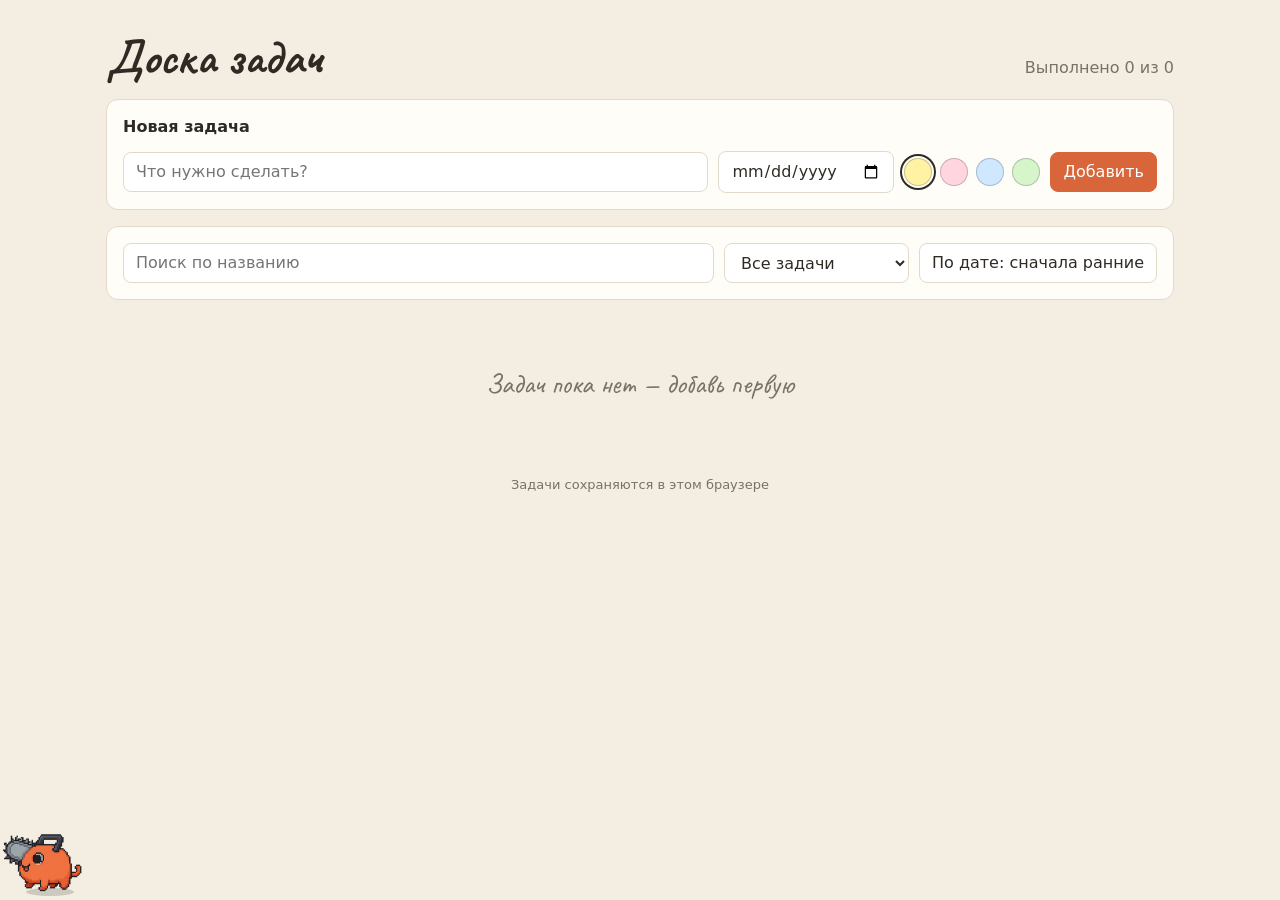
<file: lab_2/index.html>
<!DOCTYPE html>
<html lang="ru">
<head>
  <meta charset="UTF-8">
  <meta name="viewport" content="width=device-width, initial-scale=1.0">
</head>
<body>
  <script src="main.js"></script>
</body>
</html>
</file>
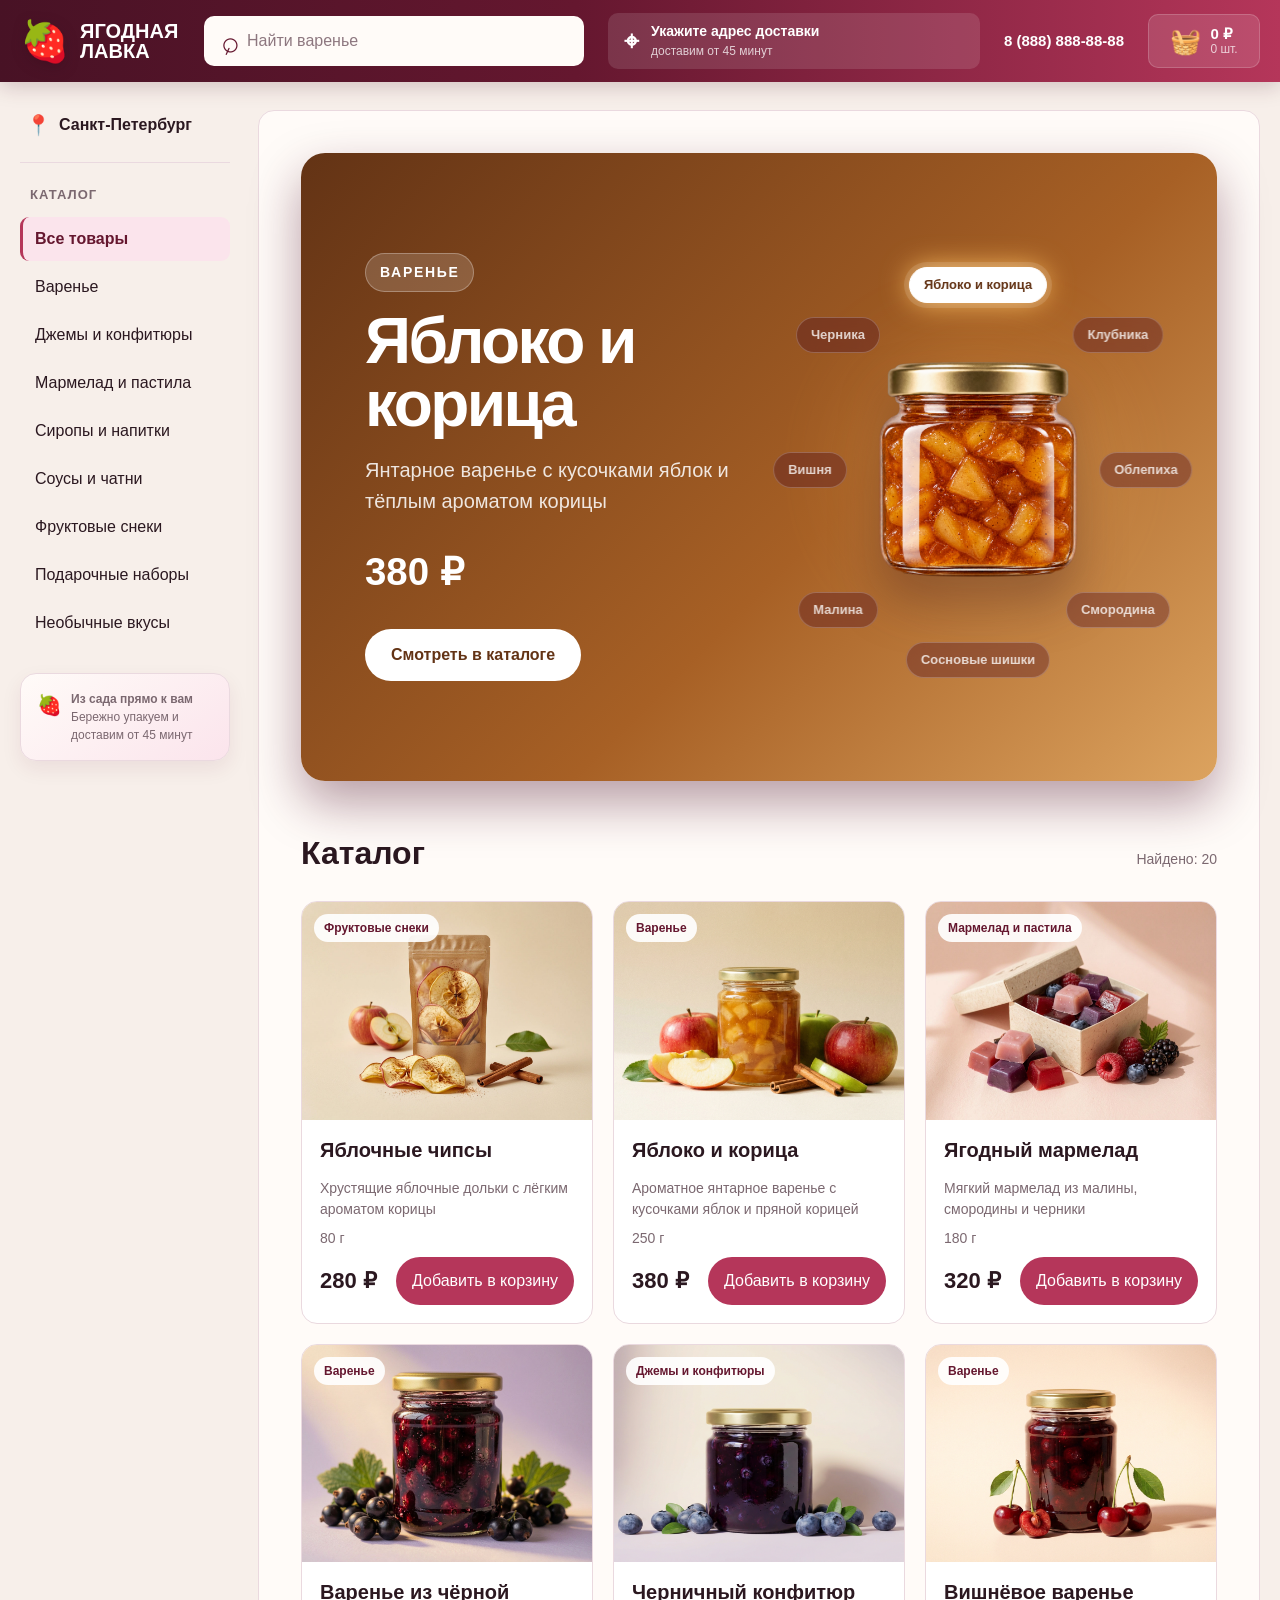
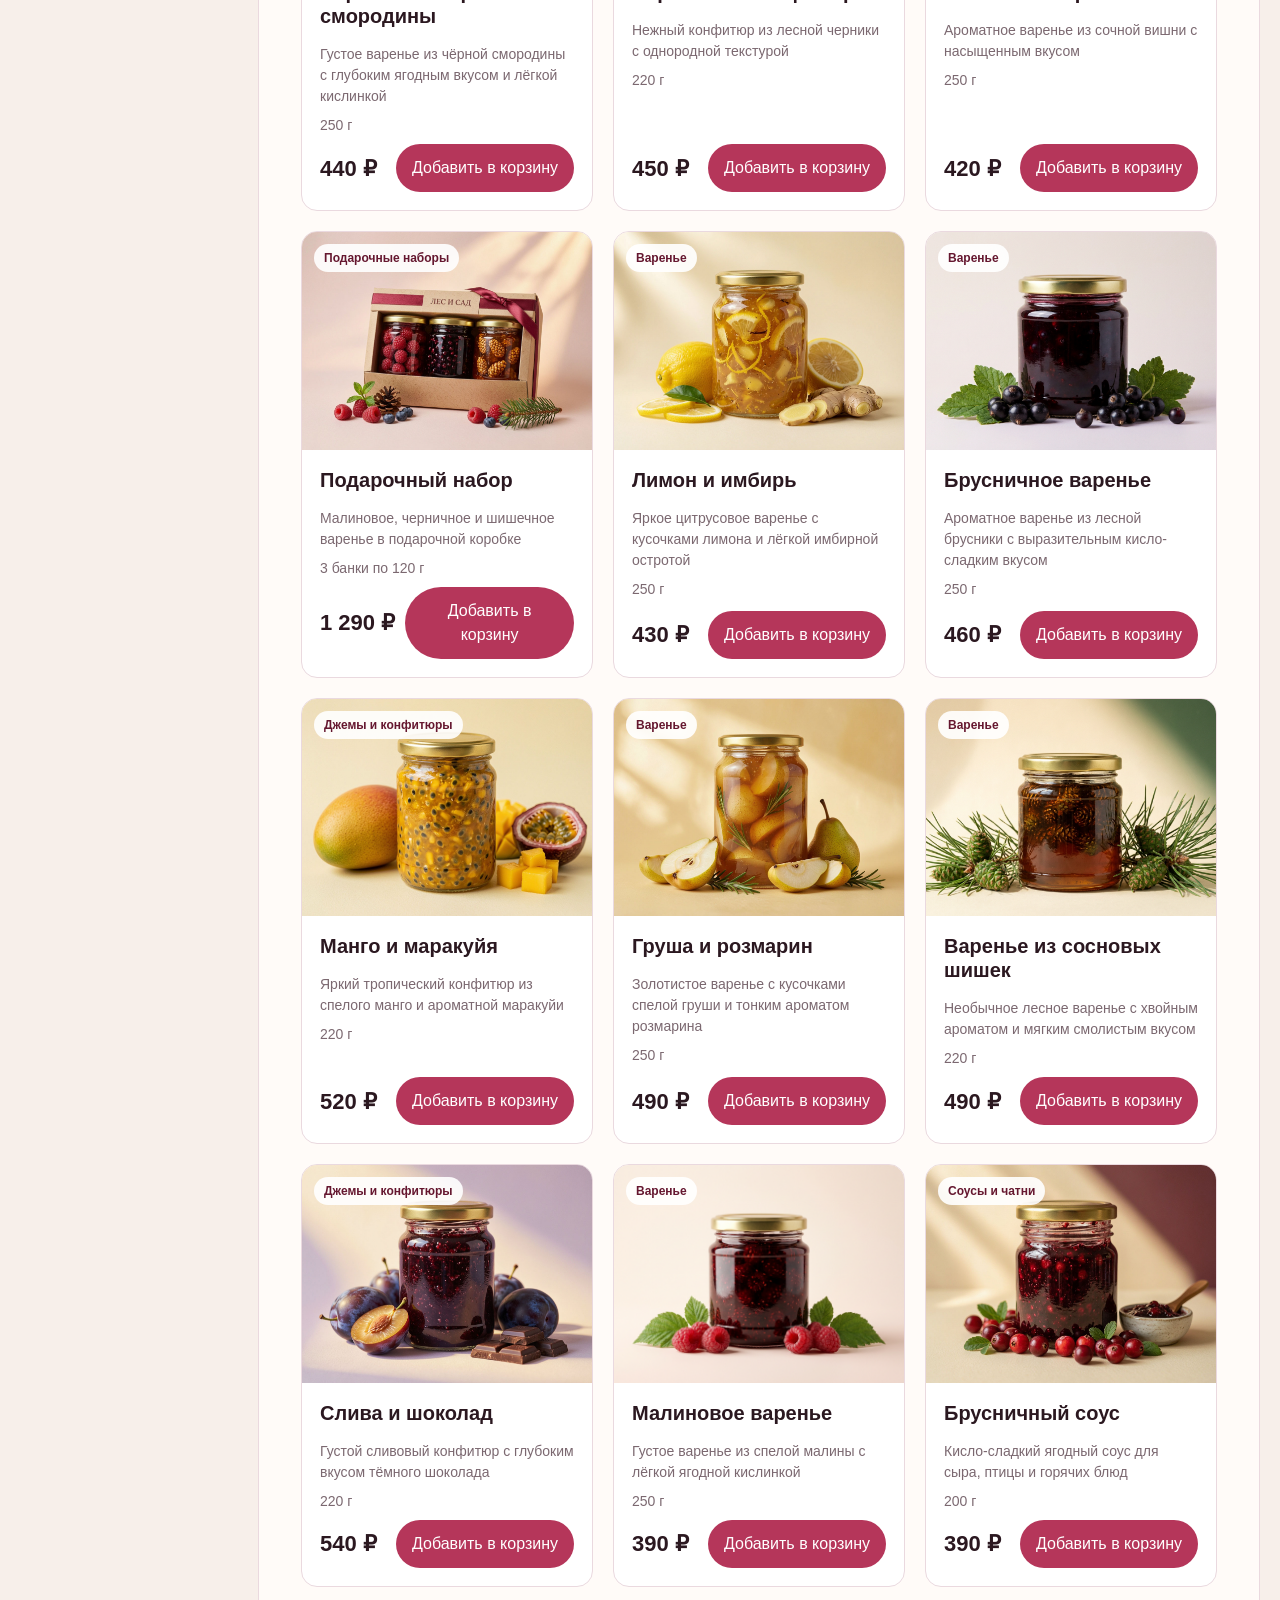
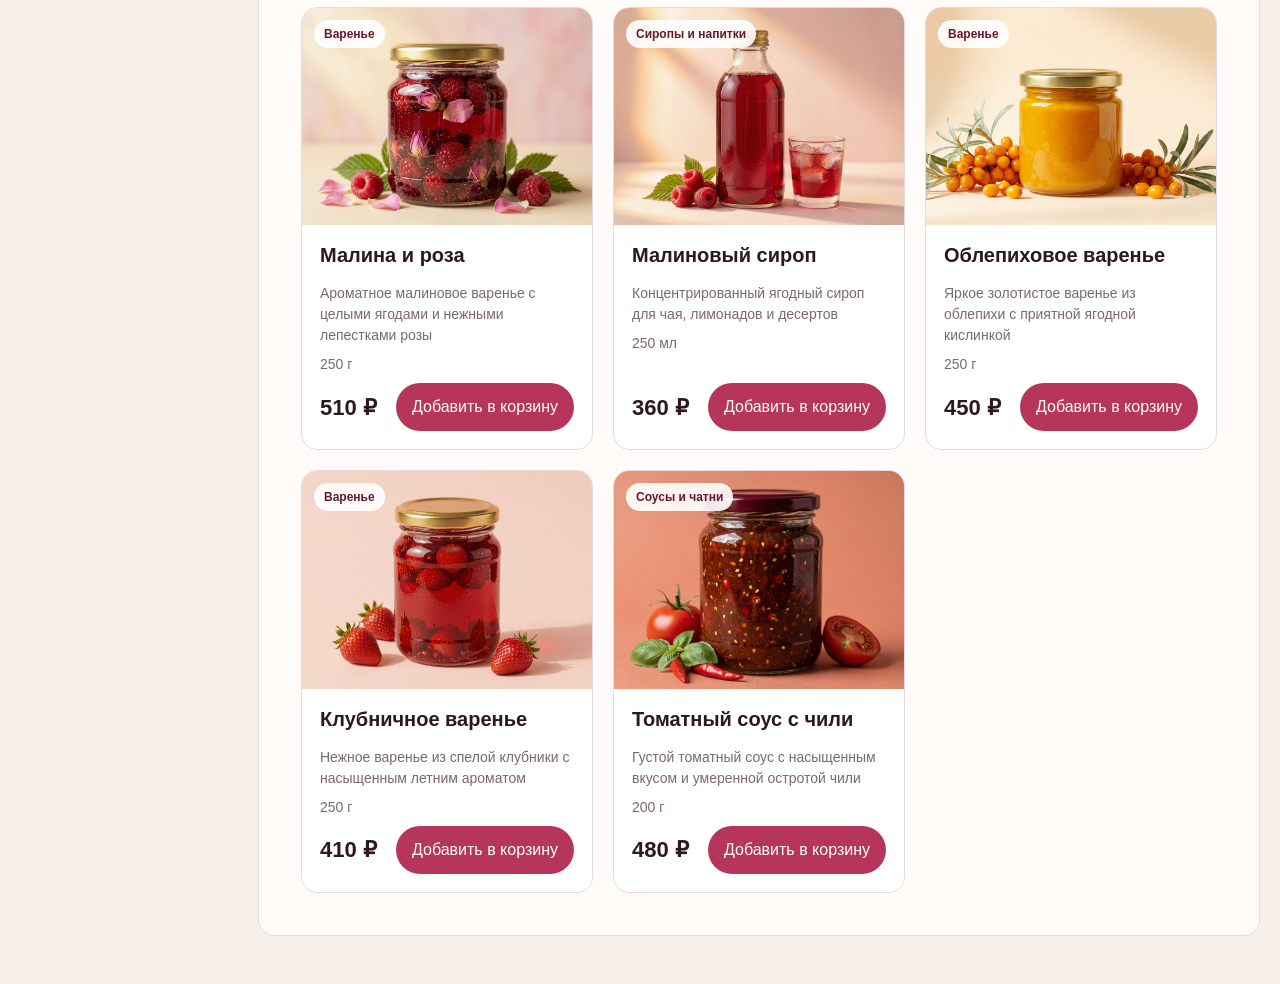
<file: web-shop/index.html>
<!doctype html>
<html lang="ru">
  <head>
    <meta charset="UTF-8" />
    <meta name="viewport" content="width=device-width, initial-scale=1.0" />
    <title>Ягодная лавка</title>
    <link rel="stylesheet" href="style.css" />
    <script src="script.js" defer></script>
  </head>

  <body id="top">
    <!-- Шапка -->
    <!-- Логотип -->
    <header class="site-header">
      <div class="site-header__inner">
        <a
          class="logo"
          href="#top"
          aria-label="Ягодная лавка - перейти на главную"
        >
          <span class="logo__icon" aria-hidden="true">🍓</span>
          <span class="logo__text">Ягодная<br />лавка</span>
        </a>
        <!-- Форма поиска -->
        <form class="search" id="search-form" role="search">
          <label class="visually-hidden" for="search-input">
            Поиск товаров
          </label>
          <span class="search__icon" aria-hidden="true">⌕</span>
          <input
            class="search__input"
            id="search-input"
            name="search"
            type="search"
            placeholder="Найти варенье"
            autocomplete="off"
          />
        </form>
        <!-- Адрес доставки -->
        <div class="delivery-info">
          <span class="delivery-info__icon" aria-hidden="true">⌖</span>
          <span>
            <strong>Укажите адрес доставки</strong>
            <small>доставим от 45 минут</small>
          </span>
        </div>
        <!-- Номер для связи -->
        <a class="phone" href="tel:+78888888888">8 (888) 888-88-88</a>

        <button
          class="cart-button"
          id="open-cart-button"
          type="button"
          aria-label="Открыть корзину"
        >
          <span class="cart-button__icon" aria-hidden="true">🧺</span>
          <span class="cart-button__text">
            <strong id="header-cart-total">0 ₽</strong>
            <small><span id="header-cart-count">0</span> шт.</small>
          </span>
        </button>
      </div>
    </header>

    <div class="page" >
      <!-- Боковое меню каталога -->
      <aside class="sidebar" aria-label="Разделы Ягодной лавки">
        <p class="sidebar__city">
          <span class="sidebar__city-icon" aria-hidden="true">📍</span>
          Санкт-Петербург
        </p>

        <nav class="sidebar__nav" aria-label="Категории товаров">
          <h2 class="sidebar__title">Каталог</h2> 

          <button class="sidebar__link is-active" type="button" data-category="Все">Все товары</button>
          <button class="sidebar__link" type="button" data-category="Варенье">Варенье</button>
          <button class="sidebar__link" type="button" data-category="Джемы и конфитюры">Джемы и конфитюры</button>
          <button class="sidebar__link" type="button" data-category="Мармелад и пастила">Мармелад и пастила</button>
          <button class="sidebar__link" type="button" data-category="Сиропы и напитки">Сиропы и напитки</button>
          <button class="sidebar__link" type="button" data-category="Соусы и чатни">Соусы и чатни</button>
          <button class="sidebar__link" type="button" data-category="Фруктовые снеки">Фруктовые снеки</button>
          <button class="sidebar__link" type="button" data-category="Подарочные наборы">Подарочные наборы</button>
          <button class="sidebar__link" type="button" data-category="Необычные вкусы">Необычные вкусы</button>
        </nav>
        <div class="sidebar__note">
          <span aria-hidden="true">🍓</span>
          <p>
            <strong>Из сада прямо к вам</strong><br />Бережно упакуем и доставим от 45 минут
          </p>
        </div>
    </aside>

    <!-- Основное содержимое страницы -->
    <main class="content">
      <!-- главный баннер с меняющимися вкусами -->
       <section class="flavor-hero" id="hero" aria-labelledby="hero-title">
        <!-- весь текст -->
          <div class="flavor-hero__content">
            <p class="flavor-hero__type" id="hero-type">
              Варенье
            </p>
            <h1 class="flavor-hero__title" id="hero-title">
              Яблоко и корица
            </h1>
            <p class="flavor-hero__description" id="hero-description">
              Янтарное варенье с кусочками яблок и тёплым ароматом корицы
            </p>
            <p class="flavor-hero__price" id="hero-price">
              380 ₽
            </p>
            <a class="flavor-hero__button" id="hero-button" href="#catalog">
              Смотреть в каталоге
            </a>
          </div>

          <!-- Банка и названия вкусов -->
          <div class="flavor-hero__visual"> 
            <!-- севечние и банка-->
            <div class="flavor-hero__picture">
              <span class="flavor-hero__glow" aria-hidden="true"></span>
              <img class="flavor-hero__image" id="hero-image" src="images/hero-apple-cinnamon.png" alt="Банка яблочного варенья с корицей" width="1200" height="1200"/>
            </div>
            <!-- кнопки вкусов -->
            <div class="flavor-hero__flavors" id="hero-flavors" role="group" aria-label="Выберите вкус">
              <button class="flavor-hero__flavor is-active" type="button" data-hero-index="0" aria-pressed="true">Яблоко и корица</button>
              <button class="flavor-hero__flavor" type="button" data-hero-index="1" aria-pressed="false">Клубника</button>
              <button class="flavor-hero__flavor" type="button" data-hero-index="2" aria-pressed="false">Облепиха</button>
              <button class="flavor-hero__flavor" type="button" data-hero-index="3" aria-pressed="false">Смородина</button>
              <button class="flavor-hero__flavor" type="button" data-hero-index="4" aria-pressed="false">Сосновые шишки</button>
              <button class="flavor-hero__flavor" type="button" data-hero-index="5" aria-pressed="false">Малина</button>
              <button class="flavor-hero__flavor" type="button" data-hero-index="6" aria-pressed="false">Вишня</button>
              <button class="flavor-hero__flavor" type="button" data-hero-index="7" aria-pressed="false">Черника</button>
            </div>
          </div>
        </section>
        <section class="catalog" id="catalog" aria-labelledby="catalog-title">
          <div class="catalog__heading">
            <h2 id="catalog-title">Каталог</h2>
            <p class="catalog__count" id="catalog-count" aria-live="polite"></p>
          </div>
          

          <div class="catalog__grid" id="catalog-grid">

          </div>
        </section>
      </main>
    </div>
    <dialog
      class="cart-modal"
      id="cart-dialog"
      aria-labelledby="cart-title"
    >
      <div class="cart-modal__panel">
        <header class="cart-modal__header">
          <div>
            <p class="cart-modal__eyebrow">Ваш заказ</p>
            <h2 id="cart-title">Корзина</h2>
          </div>

          <button
            class="cart-modal__close"
            id="close-cart-button"
            type="button"
            aria-label="Закрыть корзину"
          >
            ×
          </button>
        </header>

        <div class="cart-modal__content" id="cart-content">
          Здесь будут отображаться добавленные товары.
        </div>
      </div>
    </dialog>

    <dialog
      class="order-modal"
      id="order-dialog"
      aria-labelledby="order-title"
    >
      <div class="order-modal__panel">
        <header class="order-modal__header">
          <div>
            <p class="order-modal__eyebrow">
              Последний шаг
            </p>

            <h2 id="order-title">
              Оформление заказа
            </h2>
          </div>

          <button
            class="order-modal__close"
            id="close-order-button"
            type="button"
            aria-label="Закрыть оформление заказа"
          >
            ×
          </button>
        </header>

        <form class="order-form" id="order-form">
          <div class="order-form__row">
            <div class="form-field">
              <label for="first-name">Имя</label>

              <input
                id="first-name"
                name="firstName"
                type="text"
                placeholder="Анна"
                autocomplete="given-name"
                required
              />
            </div>

            <div class="form-field">
              <label for="last-name">Фамилия</label>

              <input
                id="last-name"
                name="lastName"
                type="text"
                placeholder="Иванова"
                autocomplete="family-name"
                required
              />
            </div>
          </div>

          <div class="form-field">
            <label for="address">
              Адрес доставки
            </label>

            <input
              id="address"
              name="address"
              type="text"
              placeholder="Улица, дом, квартира"
              autocomplete="street-address"
              required
            />
          </div>

          <div class="form-field">
            <label for="order-phone">
              Контактный номер телефона
            </label>

            <input
              id="order-phone"
              name="phone"
              type="tel"
              placeholder="+7 999 123-45-67"
              autocomplete="tel"
              minlength="10"
              required
            />
          </div>

          <div class="order-form__summary">
            <span>Сумма заказа</span>
            <strong id="order-total">0 ₽</strong>
          </div>

          <button
            class="order-form__submit"
            type="submit"
          >
            Создать заказ
          </button>
        </form>
      </div>
    </dialog>
    <dialog
      class="success-modal"
      id="success-dialog"
      aria-labelledby="success-title"
    >
      <div class="success-modal__panel">
        <div class="success-modal__icon" aria-hidden="true">
          ✓
        </div>

        <h2 id="success-title">
          Заказ создан!
        </h2>

        <p>
          Спасибо! Заказ получен, скоро с вами свяжутся.
        </p>

        <button
          class="success-modal__button"
          id="close-success-button"
          type="button"
        >
          Вернуться в каталог
        </button>
      </div>
    </dialog>
  </body>
</html>
</file>
<file: web-shop/style.css>
/* =========================================================
   1. Общие настройки и переменные
   ========================================================= */

:root {
  --color-primary: #b5365a;
  --color-primary-dark: #65172f;
  --color-accent: #e8b44f;
  --color-text: #2b1820;
  --color-surface: #fffbf8;
  --color-background: #f7efea;
  --color-border: #ead9df;
  --color-primary-light: #fbe4ec;
  --color-muted: #7b6870;
  --radius-medium: 16px;

  --radius-small: 10px;

  --page-width: 1600px;
  --transition: 180ms ease;
}

*,
*::before,
*::after {
  box-sizing: border-box;
}

html {
  scroll-behavior: smooth;
}

body {
  min-width: 320px;
  margin: 0;

  color: var(--color-text);
  background: var(--color-background);

  font-family: Arial, Helvetica, sans-serif;
  line-height: 1.5;
}

button,
input {
  font: inherit;
}

button,
a {
  -webkit-tap-highlight-color: transparent;
}

button {
  color: inherit;
}

a {
  color: inherit;
  text-decoration: none;
}

img {
  display: block;
  max-width: 100%;
}

h1,
h2,
h3,
p {
  margin-top: 0;
}

button:focus-visible,
a:focus-visible,
input:focus-visible {
  outline: 3px solid var(--color-accent);
  outline-offset: 3px;
}

.visually-hidden {
  position: absolute;

  width: 1px;
  height: 1px;

  padding: 0;
  margin: -1px;

  overflow: hidden;
  clip: rect(0, 0, 0, 0);
  white-space: nowrap;

  border: 0;
}

/*===============================================
  НАВЕДЕНИЕ
  ============================================= */

/* состояниии при наведении и фокусе */
.flavor-hero__button:hover,
.flavor-hero__button:focus-visible {
  color: #ffffff;
  background-color: transparent;
  border-color: rgba(255, 255, 255, 0.8);
  transform: translateY(-2px);
  box-shadow: 0 12px 24px rgba(58, 9, 28, 0.25);
}

/* состояние эффекта при наведении */
.flavor-hero__picture:hover
  .flavor-hero__glow {
  opacity: 0.82;
  transform: scale(1.22);
}

/* состояние при наведении на картинку */
.flavor-hero__picture:hover
  .flavor-hero__image {
  transform: translateY(-8px) scale(1.045); /* поднятие и увеличение */

  filter: drop-shadow(
    0 36px 32px rgba(42, 5, 20, 0.45)
  );
}

/* при изменении картинки */
.flavor-hero__image.is-changing {
  opacity: 0;
  transform: scale(0.94);
}

/* состояние при наведении на кнопку */
.flavor-hero__flavor:hover {
  color: #ffffff;
  background-color: rgba(255, 255, 255, 0.16);
  border-color: rgba(255, 255, 255, 0.6);
}



.button {
  display: inline-flex;
  min-height: 48px;
  align-items: center;
  justify-content: center;
  padding: 12px 24px;
  border: 0;
  border-radius: 999px;
  font-weight: 700;
  cursor: pointer;
  transition:
    transform var(--transition),
    background-color var(--transition),
    box-shadow var(--transition);
}

.button:active {
  transform: translateY(0);
}

/* =========================================================
   2. Верхняя шапка
   ========================================================= */

.site-header {
  position: sticky;
  top: 0;
  z-index: 20;

  color: #ffffff;

  background: linear-gradient(
    90deg,
    #481225 0%,
    var(--color-primary-dark) 45%,
    var(--color-primary) 100%
  );

  box-shadow: 0 4px 20px rgba(72, 18, 37, 0.22);
}

.site-header__inner {
  display: grid;

  width: min(calc(100% - 40px), var(--page-width));
  min-height: 82px;

  grid-template-columns:
    160px
    minmax(230px, 380px)
    minmax(260px, 1fr)
    auto
    auto;

  align-items: center;
  gap: 24px;

  margin-inline: auto;
}

/* =========================================================
   3. Логотип
   ========================================================= */

.logo {
  display: inline-flex;
  align-items: center;
  gap: 10px;

  font-size: 20px;
  font-weight: 900;
  line-height: 1;
  text-transform: uppercase;
}

.logo__icon {
  font-size: 40px;
  line-height: 1;

  filter: drop-shadow(0 4px 7px rgba(45, 7, 22, 0.28));
}

/* =========================================================
   4. Поиск
   ========================================================= */

.search {
  display: flex;

  min-width: 0;
  height: 50px;

  align-items: center;
  gap: 8px;

  padding-inline: 16px;

  color: var(--color-text);
  background: var(--color-surface);

  border-radius: var(--radius-small);
}

.search:focus-within {
  box-shadow: 0 0 0 3px rgba(255, 207, 90, 0.9);
}

.search__icon {
  color: var(--color-primary-dark);

  font-size: 31px;
  line-height: 1;

  transform: rotate(-20deg);
}

.search__input {
  width: 100%;
  min-width: 0;

  padding: 0;

  color: var(--color-text);
  background: transparent;

  border: 0;
  outline: 0;
}

.search__input::placeholder {
  color: #8d777f;
}

/* =========================================================
   5. Информация о доставке
   ========================================================= */

.delivery-info {
  display: flex;

  min-width: 0;
  min-height: 54px;

  align-items: center;
  gap: 12px;

  padding: 10px 16px;

  background: rgba(255, 255, 255, 0.12);
  border-radius: var(--radius-small);

  font-size: 14px;
  font-weight: 700;
  line-height: 1.25;
}

.delivery-info__icon {
  flex-shrink: 0;

  font-size: 26px;
  line-height: 1;
}

.delivery-info__text {
  min-width: 0;
}

.delivery-info small {
  display: block;
  margin-top: 3px;
  color: rgba(255, 255, 255, 0.76);
  font-size: 12px;
  font-weight: 400;
}

/* =========================================================
   6. Телефон
   ========================================================= */

.phone {
  white-space: nowrap;

  font-size: 15px;
  font-weight: 700;

  transition: color var(--transition);
}

.phone:hover {
  color: #ffd4df;
}

/* =========================================================
   7. Корзина
   ========================================================= */

.cart-button {
  display: flex;

  min-width: 112px;
  min-height: 54px;

  align-items: center;
  justify-content: center;
  gap: 9px;

  padding: 8px 13px;

  color: #ffffff;
  background: rgba(255, 255, 255, 0.12);

  border: 1px solid rgba(255, 255, 255, 0.18);
  border-radius: var(--radius-small);

  cursor: pointer;

  transition: background-color var(--transition);
}

.cart-button:hover {
  background: rgba(255, 255, 255, 0.22);
}

.cart-button__icon {
  flex-shrink: 0;

  font-size: 25px;
  line-height: 1;
}

.cart-button__text {
  display: flex;
  flex-direction: column;

  align-items: flex-start;

  line-height: 1.15;
}

.cart-button__text strong {
  font-size: 15px;
}

.cart-button__text small {
  color: rgba(255, 255, 255, 0.74);

  font-size: 12px;
}

/* ===================================================
    Боковое меню 
  ====================================================*/

.page {
  display: grid;
  width: min(100% - 40px, var(--page-width));
  grid-template-columns: 210px minmax(0, 1fr);
  gap: 28px;
  margin: 28px auto 48px;
}

.sidebar {
  position: sticky;
  top: 110px;
  align-self: start;
}

.sidebar__city {
  display: flex;
  align-items: center;
  gap: 8px;
  padding: 0 6px 22px;
  margin-bottom: 22px;
  border-bottom: 1px solid var(--color-border);
  color: var(--color-text);
  font-weight: 700;
}

.sidebar__city-icon {
  font-size: 20px;
}

.sidebar__nav {
  display: flex;
  flex-direction: column;
  gap: 4px;
}

.sidebar__title {
  margin: 0 0 8px 10px;
  color: var(--color-muted);
  font-size: 13px;
  font-weight: 700;
  letter-spacing: 0.08em;
  text-transform: uppercase;
}

.sidebar__link {
  width: 100%;
  padding: 10px 12px;
  text-align: left;
  background: transparent;
  border: 0;
  border-left: 3px solid transparent;
  border-radius: 9px;
  cursor: pointer;
  transition:
    color var(--transition),
    background-color var(--transition),
    border-color var(--transition);
}

.sidebar__link:hover,
.sidebar__link.is-active {
  color: var(--color-primary-dark);
  background: var(--color-primary-light);
  border-left-color: var(--color-primary);
}

.sidebar__link.is-active {
  font-weight: 700;
}

.sidebar__note {
  display: flex;
  gap: 9px;
  padding: 16px;
  margin-top: 28px;
  color: var(--color-muted);
  background: linear-gradient(
    145deg,
    var(--color-surface),
    var(--color-primary-light)
  );
  border: 1px solid var(--color-border);
  border-radius: var(--radius-medium);
  box-shadow: 0 8px 20px rgba(101, 23, 47, 0.08);
  font-size: 12px;
}

.sidebar__note p {
  margin-bottom: 0;
}

.sidebar__note span {
  font-size: 20px;
}

.content {
  min-width: 0;
  padding: 42px;
  background: var(--color-surface);
  border: 1px solid var(--color-border);
  border-radius: var(--radius-medium);
}

/* Большой рекламный баннер */

.content {
  min-width: 0;
  padding: 42px;
  background: var(--color-surface);
  border: 1px solid var(--color-border);
  border-radius: var(--radius-medium);
}

.flavor-hero {
  --hero-color-dark: #4b1027;
  --hero-color-main: #a92e55;
  --hero-color-light: #e37c93;

  position: relative;
  display: grid;
  grid-template-columns: minmax(0, 1.05fr) minmax(300px, 0.95fr);

  align-items: center;
  gap: clamp(24px, 4vw, 72px);
  min-height: 540px;
  padding: clamp(32px, 5vw, 72px);
  overflow: hidden;
  color: #ffffff;

  background: linear-gradient(135deg, var(--hero-color-dark) 0%, var(--hero-color-main) 58%, var(--hero-color-light) 100%);
  border-radius: 24px;
  box-shadow: 0 22px 50px rgba(75, 16, 39, 0.40);
}

.flavor-hero__content {
  position: relative;
  z-index: 2;
  max-width: 560px;
}

.flavor-hero__type {
  display: inline-block;
  margin: 0 0 18px;
  padding: 8px 14px;

  color: #ffffff;
  background-color: rgba(255,255, 255, 0.16);
  border: 1px solid rgba(255, 255, 255, 0.28);
  border-radius: 999px;

  font-size: 14px; /* размер текста */
  font-weight: 700; /* жирный текст, если 400 - обычный */
  letter-spacing: 0.12em; /* увеличение расстояние между буквами*/
  text-transform: uppercase;
}

.flavor-hero__title {
  margin: 0 0 20px;
  font-size: clamp(42px, 5vw, 76px);
  line-height: 0.98;
  letter-spacing: -0.04em;
}

.flavor-hero__description {
  max-width: 500px;
  margin: 0 0 26px;
  color: rgba(255, 255, 255, 0.86);
  font-size: clamp(16px, 1.6vw, 20px);
  line-height: 1.55;
}

.flavor-hero__price {
  margin: 0 0 28px;
  font-size: clamp(28px, 3vw, 42px);
  font-weight: 800;
}

.flavor-hero__button {
  display: inline-flex;
  align-items: center;
  justify-content: center;
  min-height: 52px;
  color: var(--hero-color-dark);
  padding: 12px 24px;
  background-color: #ffffff;
  border: 2px solid transparent;
  border-radius: 999px;
  font-weight: 700;
  text-decoration: none;
  cursor: pointer;
  transition:
    color 200ms ease,
    background-color 200ms ease,
    transform 200ms ease,
    box-shadow 200ms ease;
} 

.flavor-hero__visual {
  position: relative;
  z-index: 1;
  display: grid;
  place-items: center;
  min-width: 0;
  min-height: 500px;
}

.flavor-hero__picture {
  position: relative;
  z-index: 2;
  display: grid;
  place-items: center;
  width: min(58%, 340px);
  min-width: 260px;
}

.flavor-hero__glow {
  position: absolute;
  z-index: -1;

  width: 90%;
  aspect-ratio: 1;

  background-color: var(--hero-glow-color, #ff6d9a);

  border-radius: 50%;
  opacity: 0.35;
  filter: blur(55px);
  transform: scale(0.9);

  transition:
    opacity 350ms ease,
    transform 350ms ease,
    background-color 500ms ease;
}

.flavor-hero__image {
  position: relative;
  z-index: 2;

  display: block;
  width: 100%;
  height: auto;

  object-fit: contain;

  filter: drop-shadow(
    0 28px 24px rgba(42, 5, 20, 0.3)
  );

  opacity: 1;

  transition:
    opacity 220ms ease,
    transform 350ms ease,
    filter 350ms ease;

}

.flavor-hero__flavors {
  position: absolute;
  inset: 0;
  z-index: 3;
  pointer-events: none;
}

.flavor-hero__flavor {
  position: absolute;

  max-width: 150px;
  padding: 9px 14px;

  color: rgba(255, 255, 255, 0.78);
  background-color: rgba(70, 8, 32, 0.34);

  border: 1px solid rgba(255, 255, 255, 0.22);
  border-radius: 999px;

  font: inherit;
  font-size: 13px;
  font-weight: 700;
  line-height: 1.2;
  text-align: center;

  cursor: pointer;
  pointer-events: auto;

  backdrop-filter: blur(10px);

  transition:
    color 250ms ease,
    background-color 250ms ease,
    border-color 250ms ease,
    box-shadow 250ms ease,
    opacity 250ms ease;
}

.flavor-hero__flavor.is-active {
  color: var(--hero-color-dark);
  background-color: #ffffff;
  border-color: #ffffff;

  box-shadow: 
    0 0 0 5px rgba(255, 255, 255, 0.12),
    0 0 28px var(--hero-glow-color, #ff6d9a);

  animation: active-flavor-glow 1.8s ease-in-out infinite;
}
/* описание анимированного свечения для работающих кнопок */
@keyframes active-flavor-glow {
  0%,
  100% {
    box-shadow:
      0 0 0 5px rgba(255, 255, 255, 0.1),
      0 0 18px var(--hero-glow-color, #ff6d9a);
  }

  50% {
    box-shadow:
      0 0 0 8px rgba(255, 255, 255, 0.18),
      0 0 36px var(--hero-glow-color, #ff6d9a);
  }
}

/* описаине расположения кнопок над банками */
.flavor-hero__flavor:nth-child(1) {
  top: 10%;
  left: 50%;
  transform: translateX(-50%);
}
.flavor-hero__flavor:nth-child(2) {
  top: 20%;
  left: 90%;
  transform: translateX(-50%);
}
.flavor-hero__flavor:nth-child(3) {
  top: 47%;
  left: 98%;
  transform: translateX(-50%);
}
.flavor-hero__flavor:nth-child(4) {
  top: 75%;
  left: 90%;
  transform: translateX(-50%);
}
.flavor-hero__flavor:nth-child(5) {
  top: 85%;
  left: 50%;
  transform: translateX(-50%);
}
.flavor-hero__flavor:nth-child(6) {
  top: 75%;
  left: 10%;
  transform: translateX(-50%);
}
.flavor-hero__flavor:nth-child(7) {
  top: 47%;
  left: 2%;
  transform: translateX(-50%);
}
.flavor-hero__flavor:nth-child(8) {
  top: 20%;
  left: 10%;
  transform: translateX(-50%);
}

/* КАРТОЧКА ТОВАРА */
.catalog {
  margin-top: 48px;
  scroll-margin-top: 110px;
}

.catalog h2 {
  margin-bottom: 24px;
  font-size: 32px;
}

/* колонки для каталога */
.catalog__grid {
  display: grid;
  grid-template-columns: repeat(3, minmax(0, 1fr));
  gap: 20px;
}

.product-card {
  display: flex;
  flex-direction: column;
  min-width: 0;
  overflow: hidden;
  background: #ffffff;
  border: 1px solid var(--color-border);
  border-radius: var(--radius-medium);
}

.product-card__image-wrap {
  position: relative;
  aspect-ratio: 4 / 3;
  overflow: hidden;
  background: #f7efea;
}

.product-card__image {
  width: 100%;
  height: 100%;
  object-fit: cover;
}

.product-card__body {
  display: flex;
  flex: 1;
  flex-direction: column;
  padding: 18px;
}

.product-card__title {
  margin-bottom: 16px;
  font-size: 20px;
  line-height: 1.2;
}

.product-card button {
  margin-top: 0;
  padding: 12px 16px;
  color: #ffffff;
  background: var(--color-primary);
  border: 0;
  border-radius: 999px;
  cursor: pointer;
}

.product-card button:hover {
  background: var(--color-primary-dark);
}

.product-card__footer {
  display: flex;
  align-items: center;
  justify-content: space-between;
  gap: 10px;
  margin-top: auto;
}

.product-card__price {
  margin: 0;
  font-size: 22px;
  font-weight: 800;
  white-space: nowrap;
}

.product-card__category {
  position: absolute;
  top: 12px;
  left: 12px;
  padding: 5px 10px;
  color: var(--color-primary-dark);
  background: rgba(255, 255, 255, 0.9);
  border-radius: 999px;
  font-size: 12px;
  font-weight: 700;
}
.product-card__description {
  margin-bottom: 8px;
  color: var(--color-muted);
  font-size: 14px;
}

.product-card__weight {
  margin-bottom: 8px;
  color: var(--color-muted);
  font-size: 14px;
}
.catalog__heading {
  display: flex;
  align-items: baseline;
  justify-content: space-between;
  gap: 16px;
}

.catalog__count {
  margin: 0 0 24px;
  color: var(--color-muted);
  font-size: 14px;
}


.add-button.is-added {
  color: var(--color-primary-dark);
  background: var(--color-primary-light);
}
/* обработка добавления товара в корзину */
.product-card__cart-control {
  margin-left: auto;
}
.quantity-control {
  display: flex;
  align-items: center;
  min-height: 42px;
  overflow: hidden;
  color: var(--color-primary-dark);
  background: var(--color-primary-light);
  border-radius: 999px;
}
.product-card .quantity-control__button {
  width: 42px;
  min-height: 42px;
  margin: 0;
  padding: 0;
  color: var(--color-primary-dark);
  background: transparent;
  border: 0;
  border-radius: 0;
  font-size: 21px;
  font-weight: 700;
  cursor: pointer;
}
.product-card .quantity-control__button:hover {
  color: #ffffff;
  background: var(--color-primary);
}
.quantity-control__value {
  min-width: 54px;
  padding: 0 5px;
  font-size: 14px;
  font-weight: 700;
  text-align: center;
  white-space: nowrap;
}
/* оформление окна для корзины */
.cart-modal {
  width: min(900px, calc(100% - 32px));
  max-height: calc(100vh - 40px);
  padding: 0;
  overflow: hidden;
  background: transparent;
  border: 0;
  border-radius: var(--radius-medium);
}
.cart-modal::backdrop {
  background: rgba(43, 24, 32, 0.65);
  backdrop-filter: blur(4px);
}
.cart-modal__panel {
  max-height: calc(100vh - 40px);
  overflow-y: auto;
  padding: 28px;
  background: #ffffff;
  border-radius: var(--radius-medium);
}
.cart-modal__header {
  display: flex;
  align-items: flex-start;
  justify-content: space-between;
  gap: 20px;
  padding-bottom: 20px;
  border-bottom: 1px solid var(--color-border);
}
.cart-modal__header h2 {
  margin-bottom: 0;
  font-size: 32px;
}
.cart-modal__eyebrow {
  margin-bottom: 4px;
  color: var(--color-primary);
  font-size: 13px;
  font-weight: 700;
  text-transform: uppercase;
}
.cart-modal__close {
  width: 42px;
  height: 42px;
  padding: 0;
  color: var(--color-text);
  background: var(--color-primary-light);
  border: 0;
  border-radius: 50%;
  font-size: 28px;
  line-height: 1;
  cursor: pointer;
}
.cart-modal__close:hover {
  color: #ffffff;
  background: var(--color-primary);
}
.cart-modal__content {
  padding-top: 24px;
}
body:has(dialog[open]) {
  overflow: hidden;
}
.cart-empty {
  padding: 48px 20px;
  text-align: center;
}
.cart-empty__icon {
  margin-bottom: 12px;
  font-size: 48px;
}
.cart-empty h3 {
  margin-bottom: 8px;
  font-size: 24px;
}
.cart-empty p {
  margin-bottom: 22px;
  color: var(--color-muted);
}
.cart-empty__button,
.cart-summary__button {
  padding: 12px 20px;
  color: #ffffff;
  background: var(--color-primary);
  border: 0;
  border-radius: 999px;
  font-weight: 700;
  cursor: pointer;
}
.cart-list {
  display: grid;
  gap: 14px;
}
.cart-item {
  display: grid;
  grid-template-columns: 110px 1fr auto auto;
  align-items: center;
  gap: 16px;
  padding: 14px;
  border: 1px solid var(--color-border);
  border-radius: var(--radius-medium);
}
.cart-item__image {
  width: 110px;
  aspect-ratio: 4 / 3;
  object-fit: cover;
  border-radius: var(--radius-small);
}
.cart-item__info h3 {
  margin-bottom: 4px;
  font-size: 18px;
}
.cart-item__info p {
  margin-bottom: 6px;
  color: var(--color-muted);
  font-size: 13px;
}
.cart-item__quantity {
  display: flex;
  align-items: center;
  overflow: hidden;
  background: var(--color-primary-light);
  border-radius: 999px;
}
.cart-item__quantity button {
  width: 38px;
  height: 38px;
  padding: 0;
  color: var(--color-primary-dark);
  background: transparent;
  border: 0;
  font-size: 20px;
  cursor: pointer;
}
.cart-item__quantity button:hover {
  color: #ffffff;
  background: var(--color-primary);
}
.cart-item__quantity span {
  min-width: 52px;
  font-size: 13px;
  font-weight: 700;
  text-align: center;
}
.cart-item__remove {
  color: var(--color-primary);
  background: transparent;
  border: 0;
  cursor: pointer;
}
.cart-summary {
  width: min(100%, 380px);
  margin-top: 24px;
  margin-left: auto;
  padding: 20px;
  background: var(--color-primary-light);
  border-radius: var(--radius-medium);
}
.cart-summary__row {
  display: flex;
  justify-content: space-between;
  gap: 20px;
  margin-bottom: 12px;
}
.cart-summary__row--total {
  padding-top: 14px;
  border-top: 1px solid var(--color-border);
  font-size: 20px;
}
.cart-summary__button {
  width: 100%;
  margin-top: 8px;
}
.order-modal {
  width: min(620px, calc(100% - 32px));
  max-height: calc(100vh - 40px);
  padding: 0;
  overflow: hidden;
  background: transparent;
  border: 0;
  border-radius: var(--radius-medium);
}
.order-modal::backdrop {
  background: rgba(43, 24, 32, 0.65);
  backdrop-filter: blur(4px);
}
.order-modal__panel {
  max-height: calc(100vh - 40px);
  overflow-y: auto;
  padding: 28px;
  background: #ffffff;
  border-radius: var(--radius-medium);
}
.order-modal__header {
  display: flex;
  align-items: flex-start;
  justify-content: space-between;
  gap: 20px;
  padding-bottom: 20px;
  border-bottom: 1px solid var(--color-border);
}
.order-modal__header h2 {
  margin-bottom: 0;
  font-size: 30px;
}
.order-modal__eyebrow {
  margin-bottom: 4px;
  color: var(--color-primary);
  font-size: 13px;
  font-weight: 700;
  text-transform: uppercase;
}
.order-modal__close {
  width: 42px;
  height: 42px;
  padding: 0;
  color: var(--color-text);
  background: var(--color-primary-light);
  border: 0;
  border-radius: 50%;
  font-size: 28px;
  line-height: 1;
  cursor: pointer;
}
.order-form {
  display: grid;
  gap: 18px;
  padding-top: 24px;
}
.order-form__row {
  display: grid;
  grid-template-columns: 1fr 1fr;
  gap: 14px;
}
.form-field {
  display: grid;
  gap: 7px;
}
.form-field label {
  font-size: 14px;
  font-weight: 700;
}
.form-field input {
  width: 100%;
  padding: 12px 14px;
  color: var(--color-text);
  background: #ffffff;
  border: 1px solid var(--color-border);
  border-radius: var(--radius-small);
}
.form-field input:focus {
  border-color: var(--color-primary);
}
.order-form__summary {
  display: flex;
  justify-content: space-between;
  gap: 20px;
  padding: 16px;
  background: var(--color-primary-light);
  border-radius: var(--radius-small);
}
.order-form__summary strong {
  font-size: 20px;
}
.order-form__submit {
  width: 100%;
  padding: 13px 20px;
  color: #ffffff;
  background: var(--color-primary);
  border: 0;
  border-radius: 999px;
  font-weight: 700;
  cursor: pointer;
}
.order-form__submit:hover {
  background: var(--color-primary-dark);
}
.success-modal {
  width: min(440px, calc(100% - 32px));
  padding: 0;
  background: transparent;
  border: 0;
  border-radius: var(--radius-medium);
}
.success-modal::backdrop {
  background: rgba(43, 24, 32, 0.65);
  backdrop-filter: blur(4px);
}
.success-modal__panel {
  padding: 40px 28px;
  text-align: center;
  background: #ffffff;
  border-radius: var(--radius-medium);
}
.success-modal__icon {
  display: grid;
  place-items: center;
  width: 72px;
  height: 72px;
  margin: 0 auto 18px;
  color: #ffffff;
  background: var(--color-primary);
  border-radius: 50%;
  font-size: 38px;
  font-weight: 700;
}
.success-modal__panel h2 {
  margin-bottom: 10px;
  font-size: 30px;
}
.success-modal__panel p {
  margin-bottom: 24px;
  color: var(--color-muted);
}
.success-modal__button {
  padding: 12px 22px;
  color: #ffffff;
  background: var(--color-primary);
  border: 0;
  border-radius: 999px;
  font-weight: 700;
  cursor: pointer;
}
.success-modal__button:hover {
  background: var(--color-primary-dark);
}


/* -------------------------
   Планшеты и небольшие ноутбуки
   ------------------------- */
@media (max-width: 1100px) {
  .site-header__inner {
    width: min(calc(100% - 32px), var(--page-width));
    grid-template-columns: auto minmax(220px, 1fr) auto;
    gap: 16px;
    padding-block: 12px;
  }

  .delivery-info,
  .phone {
    display: none;
  }

  .page {
    width: min(calc(100% - 32px), var(--page-width));
    grid-template-columns: minmax(0, 1fr);
    gap: 20px;
    margin: 20px auto 40px;
  }

  .sidebar {
    position: static;
    min-width: 0;
  }

  .sidebar__title,
  .sidebar__city,
  .sidebar__note {
    display: none;
  }

  .sidebar__nav {
    display: flex;
    flex-direction: row;
    gap: 8px;
    max-width: 100%;
    overflow-x: auto;
    padding-bottom: 8px;
    overscroll-behavior-inline: contain;
    scrollbar-width: thin;
  }

  .sidebar__link {
    flex: 0 0 auto;
    width: auto;
    padding: 10px 14px;
    white-space: nowrap;
    border-left: 0;
    border-bottom: 3px solid transparent;
  }

  .sidebar__link:hover,
  .sidebar__link.is-active {
    border-left-color: transparent;
    border-bottom-color: var(--color-primary);
  }

  .content {
    min-width: 0;
    padding: 28px;
  }

  .catalog__grid {
    grid-template-columns: repeat(2, minmax(0, 1fr));
  }
}

/* -------------------------
   Планшеты в портретном режиме
   ------------------------- */
@media (max-width: 900px) {
  .flavor-hero {
    grid-template-columns: minmax(0, 1fr);
    min-height: auto;
    gap: 28px;
    padding: clamp(28px, 5vw, 44px);
  }

  .flavor-hero__content {
    width: 100%;
    min-width: 0;
    max-width: none;
  }

  .flavor-hero__visual {
    display: flex;
    min-width: 0;
    min-height: 0;
    flex-direction: column;
    gap: 18px;
  }

  .flavor-hero__picture {
    width: min(42vw, 240px);
    min-width: 180px;
    margin-inline: auto;
  }

  .flavor-hero__flavors {
    position: static;
    display: flex;
    width: 100%;
    min-width: 0;
    gap: 8px;
    overflow-x: auto;
    padding: 4px 0 8px;
    pointer-events: auto;
    overscroll-behavior-inline: contain;
    scrollbar-width: thin;
  }

  .flavor-hero__flavors .flavor-hero__flavor {
    position: static;
    flex: 0 0 auto;
    max-width: none;
    transform: none;
  }

  .cart-item {
    grid-template-columns: 90px minmax(0, 1fr) auto;
  }

  .cart-item__image {
    width: 90px;
  }

  .cart-item__remove {
    grid-column: 2 / -1;
    justify-self: end;
  }
}

/* -------------------------
   Телефоны: от маленьких iPhone до 430px
   ------------------------- */
@media (max-width: 700px) {
  html,
  body {
    max-width: 100%;
    overflow-x: hidden;
  }

  body {
    min-width: 0;
    padding-bottom: calc(82px + env(safe-area-inset-bottom));
  }

  /* Компактная шапка: логотип сверху, поиск ниже. */
  .site-header__inner {
    width: 100%;
    min-height: 0;
    grid-template-columns: minmax(0, 1fr);
    gap: 10px;
    padding: 10px 12px;
  }

  .logo {
    min-width: 0;
    gap: 8px;
    font-size: clamp(14px, 4.2vw, 17px);
  }

  .logo__icon {
    font-size: 32px;
  }

  .search {
    width: 100%;
    min-width: 0;
    height: 44px;
    padding-inline: 12px;
  }

  .search__icon {
    font-size: 26px;
  }

  .search__input {
    min-width: 0;
    font-size: 16px;
  }

  /* На телефоне корзина становится нижней фиксированной кнопкой. */
  .cart-button {
    position: fixed;
    z-index: 50;
    right: max(12px, env(safe-area-inset-right));
    bottom: max(12px, env(safe-area-inset-bottom));
    left: max(12px, env(safe-area-inset-left));
    width: auto;
    min-width: 0;
    min-height: 56px;
    padding: 8px 16px;
    background: linear-gradient(
      90deg,
      var(--color-primary-dark),
      var(--color-primary)
    );
    border: 0;
    border-radius: 16px;
    box-shadow: 0 10px 28px rgba(43, 24, 32, 0.3);
  }

  .cart-button__text {
    flex-direction: row;
    align-items: center;
    gap: 8px;
  }

  .cart-button__text strong,
  .cart-button__text small {
    font-size: 13px;
  }

  /* Категории занимают отдельную прокручиваемую строку. */
  .page {
    display: block;
    width: 100%;
    margin: 0 auto 28px;
  }

  .sidebar {
    width: 100%;
    min-width: 0;
  }

  .sidebar__nav {
    width: 100%;
    gap: 6px;
    padding: 10px 12px;
    background: var(--color-surface);
    scrollbar-width: none;
  }

  .sidebar__nav::-webkit-scrollbar,
  .flavor-hero__flavors::-webkit-scrollbar {
    display: none;
  }

  .sidebar__link {
    padding: 8px 12px;
    font-size: 13px;
  }

  /* Main больше не выглядит как огромная вложенная карточка. */
  .content {
    width: 100%;
    min-width: 0;
    padding: 12px;
    background: transparent;
    border: 0;
    border-radius: 0;
  }

  /* Компактный мобильный hero без декоративной банки. */

/* Мобильный баннер с небольшой банкой */
  .flavor-hero {
    width: 100%;
    min-width: 0;
    min-height: auto;
    grid-template-columns: minmax(0, 1fr) clamp(78px, 25vw, 110px);
    grid-template-areas:
      "content picture"
      "flavors flavors";
    align-items: start;
    column-gap: 10px;
    row-gap: 18px;
    padding: clamp(20px, 6vw, 28px) clamp(14px, 5vw, 22px);
    text-align: left;
    border-radius: 18px;
    box-shadow: 0 14px 30px rgba(75, 16, 39, 0.25);
  }
  .flavor-hero__content {
    grid-area: content;
    width: 100%;
    min-width: 0;
    max-width: none;
    margin: 0;
  }
  .flavor-hero__type {
    margin-bottom: 10px;
    padding: 6px 10px;
    font-size: 10px;
  }
  .flavor-hero__title {
    max-width: 100%;
    margin-bottom: 12px;
    font-size: clamp(25px, 7.5vw, 32px);
    line-height: 1.08;
    letter-spacing: -0.03em;
    overflow-wrap: normal;
    word-break: normal;
    text-wrap: balance;
  }
  .flavor-hero__description {
    width: 100%;
    max-width: none;
    margin: 0 0 14px;
    font-size: clamp(12px, 3.4vw, 14px);
    line-height: 1.4;
    white-space: normal;
    overflow-wrap: break-word;
  }
  .flavor-hero__price {
    margin-bottom: 14px;
    font-size: clamp(23px, 6.5vw, 28px);
  }
  .flavor-hero__button {
    width: fit-content;
    min-height: 38px;
    padding: 8px 15px;
    font-size: 11px;
    text-align: center;
  }
  .flavor-hero__visual {
    display: contents;
  }
  .flavor-hero__picture {
    grid-area: picture;
    order: 0;
    display: grid;
    align-self: start;
    place-items: center;
    width: 100%;
    min-width: 0;
    margin: 42px 0 0;
  }
  .flavor-hero__image {
    display: block;
    width: 100%;
    height: auto;
  }
  .flavor-hero__glow {
    display: block;
    width: 100%;
    opacity: 0.2;
    filter: blur(24px);
    transform: scale(0.82);
  }
  .flavor-hero__flavors {
    position: static;
    grid-area: flavors;
    display: grid;
    grid-template-columns: repeat(auto-fit, minmax(78px, 1fr));
    width: 100%;
    min-width: 0;
    gap: 5px;
    padding: 0;
    overflow: visible;
    pointer-events: auto;
  }
  .flavor-hero__flavors .flavor-hero__flavor,
  .flavor-hero__flavors .flavor-hero__flavor:nth-child(n) {
    position: static;
    width: 100%;
    min-width: 0;
    max-width: none;
    min-height: 34px;
    padding: 4px 5px;
    font-size: clamp(8px, 2.4vw, 10px);
    line-height: 1.1;
    white-space: normal;
    overflow-wrap: normal;
    text-wrap: balance;
    border-radius: 10px;
    transform: none;
  }
  .flavor-hero__flavor.is-active {
    animation: none;
    box-shadow: 0 5px 14px rgba(42, 5, 20, 0.2);
  }

  .flavor-hero__flavors .flavor-hero__flavor {
    position: static;
    flex: 0 0 auto;
    max-width: none;
    padding: 7px 10px;
    font-size: 10px;
    transform: none;
  }

  /* Две компактные карточки независимо от поколения iPhone. */
  .catalog {
    margin-top: 28px;
    scroll-margin-top: 150px;
  }

  .catalog__heading {
    align-items: center;
    gap: 10px;
  }

  .catalog h2 {
    margin-bottom: 16px;
    font-size: clamp(25px, 8vw, 32px);
  }

  .catalog__count {
    margin-bottom: 16px;
    font-size: 12px;
  }

  .catalog__grid {
    grid-template-columns: repeat(2, minmax(0, 1fr));
    gap: 10px;
  }

  .product-card {
    width: 100%;
    min-width: 0;
    border-radius: 12px;
  }

  .product-card__image-wrap {
    width: 100%;
    min-width: 0;
    aspect-ratio: 1 / 1;
  }

  .product-card__category {
    top: 8px;
    left: 8px;
    max-width: calc(100% - 16px);
    padding: 4px 7px;
    overflow: hidden;
    font-size: 9px;
    line-height: 1.2;
    text-overflow: ellipsis;
    white-space: nowrap;
  }

  .product-card__body {
    padding: 10px;
  }

  .product-card__title {
    display: -webkit-box;
    min-height: 2.4em;
    margin-bottom: 6px;
    overflow: hidden;
    font-size: clamp(13px, 3.8vw, 16px);
    line-height: 1.2;
    -webkit-box-orient: vertical;
    -webkit-line-clamp: 2;
  }

  .product-card__description {
    display: none;
  }

  .product-card__weight {
    margin-bottom: 7px;
    font-size: 11px;
  }

  .product-card__footer {
    flex-direction: column;
    align-items: stretch;
    gap: 8px;
  }

  .product-card__price {
    font-size: clamp(16px, 5vw, 20px);
  }

  .product-card__cart-control {
    width: 100%;
    margin-left: 0;
  }

  .product-card .add-button {
    width: 100%;
    min-height: 40px;
    padding: 8px 6px;
    font-size: 11px;
    line-height: 1.2;
    white-space: normal;
  }

  .product-card .quantity-control {
    width: 100%;
    min-height: 40px;
    justify-content: space-between;
  }

  .product-card .quantity-control__button {
    width: 36px;
    min-height: 40px;
    flex: 0 0 36px;
    font-size: 18px;
  }

  .product-card .quantity-control__value {
    min-width: 0;
    flex: 1;
    padding-inline: 2px;
    font-size: 11px;
  }

  /* Корзина на телефоне открывается почти на весь экран. */
  .cart-modal,
  .order-modal {
    width: 100%;
    max-width: none;
    max-height: 100dvh;
    margin: 0;
    border-radius: 0;
  }

  .cart-modal__panel,
  .order-modal__panel {
    width: 100%;
    min-height: 100dvh;
    max-height: 100dvh;
    padding: 18px 14px calc(18px + env(safe-area-inset-bottom));
    border-radius: 0;
  }

  .cart-modal__header,
  .order-modal__header {
    gap: 12px;
    padding-bottom: 14px;
  }

  .cart-modal__header h2,
  .order-modal__header h2 {
    font-size: 24px;
  }

  .cart-modal__close,
  .order-modal__close {
    width: 38px;
    height: 38px;
    flex: 0 0 38px;
  }

  .cart-modal__content,
  .order-form {
    padding-top: 16px;
  }

  .cart-empty {
    padding: 36px 12px;
  }

  .cart-item {
    grid-template-columns: 72px minmax(0, 1fr);
    gap: 10px;
    padding: 10px;
  }

  .cart-item__image {
    width: 72px;
  }

  .cart-item__info {
    min-width: 0;
  }

  .cart-item__info h3 {
    font-size: 14px;
    overflow-wrap: anywhere;
  }

  .cart-item__quantity {
    grid-column: 2;
    justify-self: start;
  }

  .cart-item__quantity button {
    width: 34px;
    height: 34px;
  }

  .cart-item__quantity span {
    min-width: 44px;
    font-size: 12px;
  }

  .cart-item__remove {
    grid-column: 2;
    justify-self: start;
    padding: 4px 0;
  }

  .cart-summary {
    width: 100%;
    margin-top: 18px;
    padding: 16px;
  }

  .order-form__row {
    grid-template-columns: minmax(0, 1fr);
    gap: 14px;
  }

  .order-form__summary {
    gap: 12px;
    padding: 14px;
  }

  .success-modal {
    width: calc(100% - 24px);
  }

  .success-modal__panel {
    padding: 30px 20px;
  }

  .success-modal__panel h2 {
    font-size: 25px;
  }
}

/* -------------------------
   Очень узкие телефоны: iPhone SE и ширина около 320–360px
   ------------------------- */
@media (max-width: 360px) {
  .site-header__inner {
    padding-inline: 8px;
  }

  .content {
    padding-inline: 8px;
  }

  .sidebar__nav {
    padding-inline: 8px;
  }

  .flavor-hero {
    padding: 18px 14px;
  }

  .flavor-hero__title {
    font-size: 28px;
  }

  .catalog__grid {
    gap: 8px;
  }

  .product-card__body {
    padding: 8px;
  }

  .product-card__title {
    font-size: 13px;
  }

  .product-card__price {
    font-size: 16px;
  }

  .product-card .add-button {
    font-size: 10px;
  }
}

/* На устройствах без обычного hover не запускаем эффекты наведения. */
@media (hover: none) {
  .flavor-hero__picture:hover .flavor-hero__image {
    transform: none;
  }

  .flavor-hero__picture:hover .flavor-hero__glow {
    transform: scale(0.9);
  }
}
</file>
